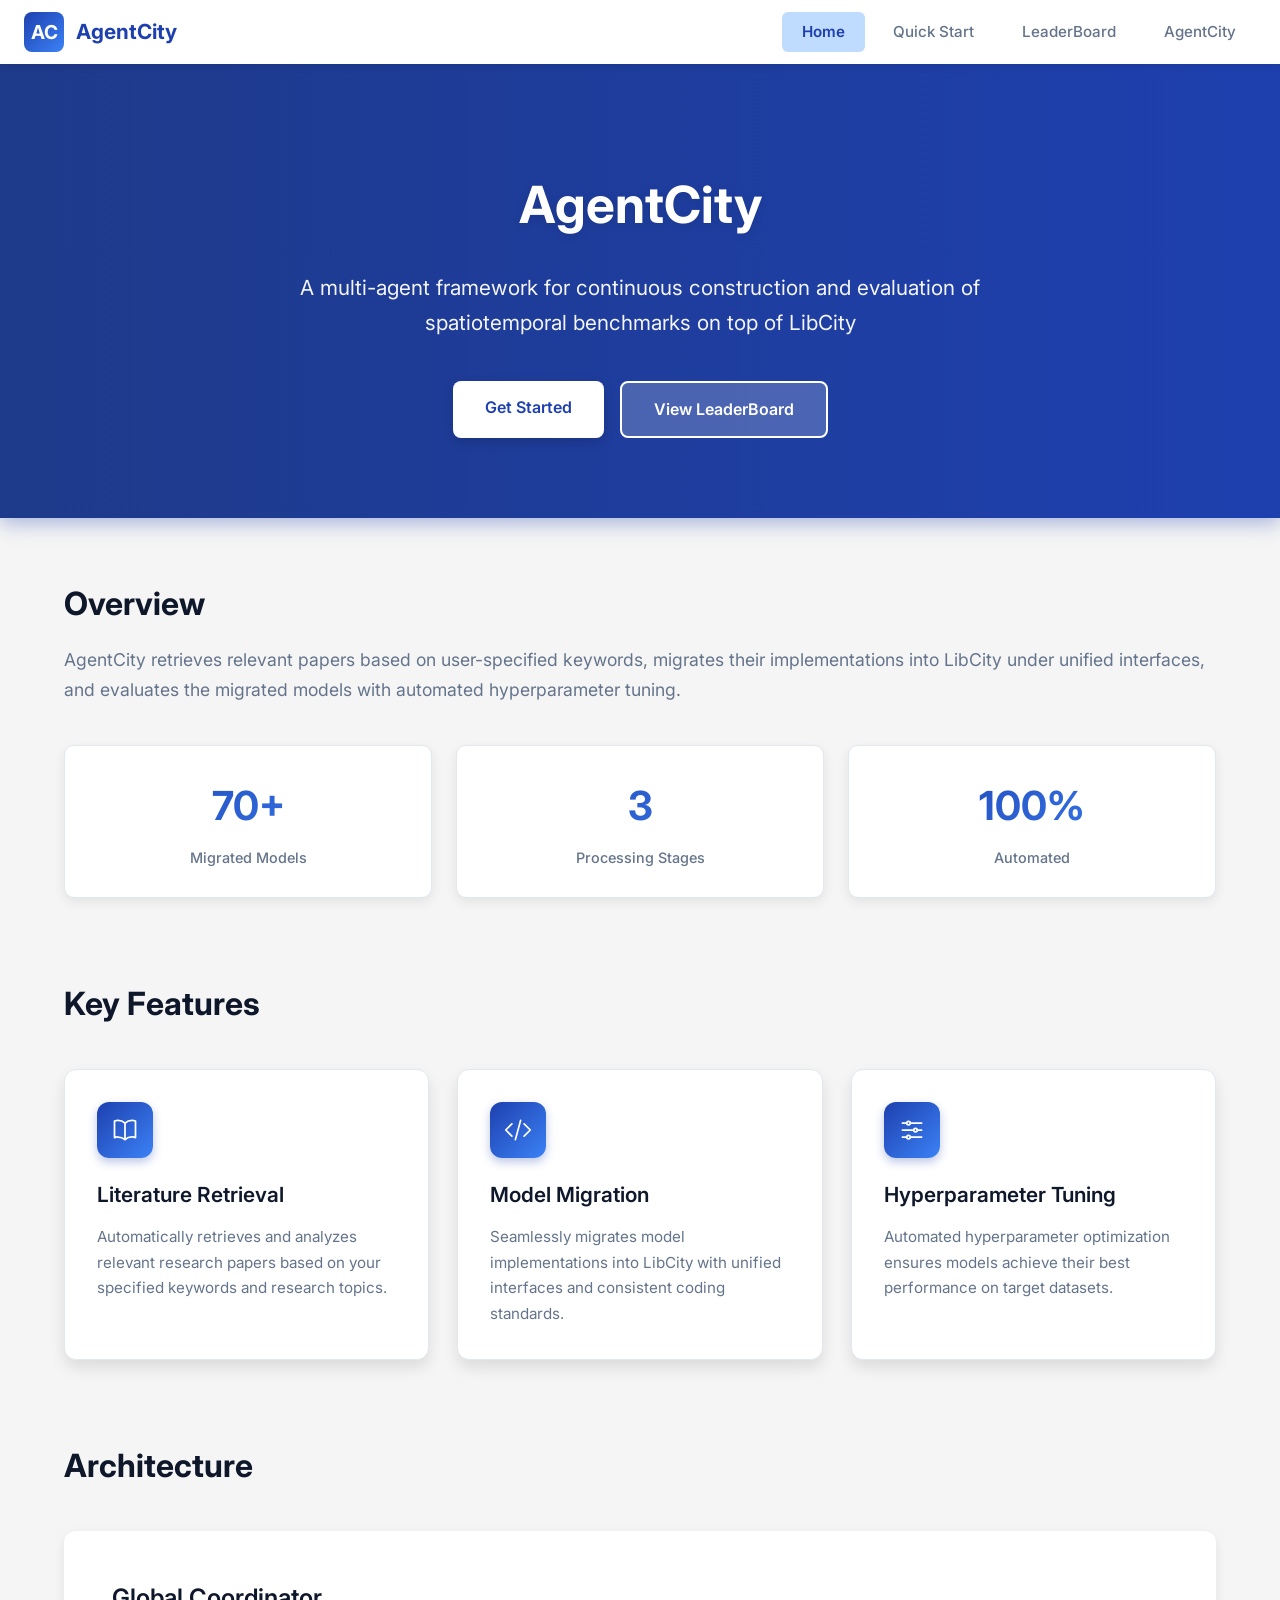
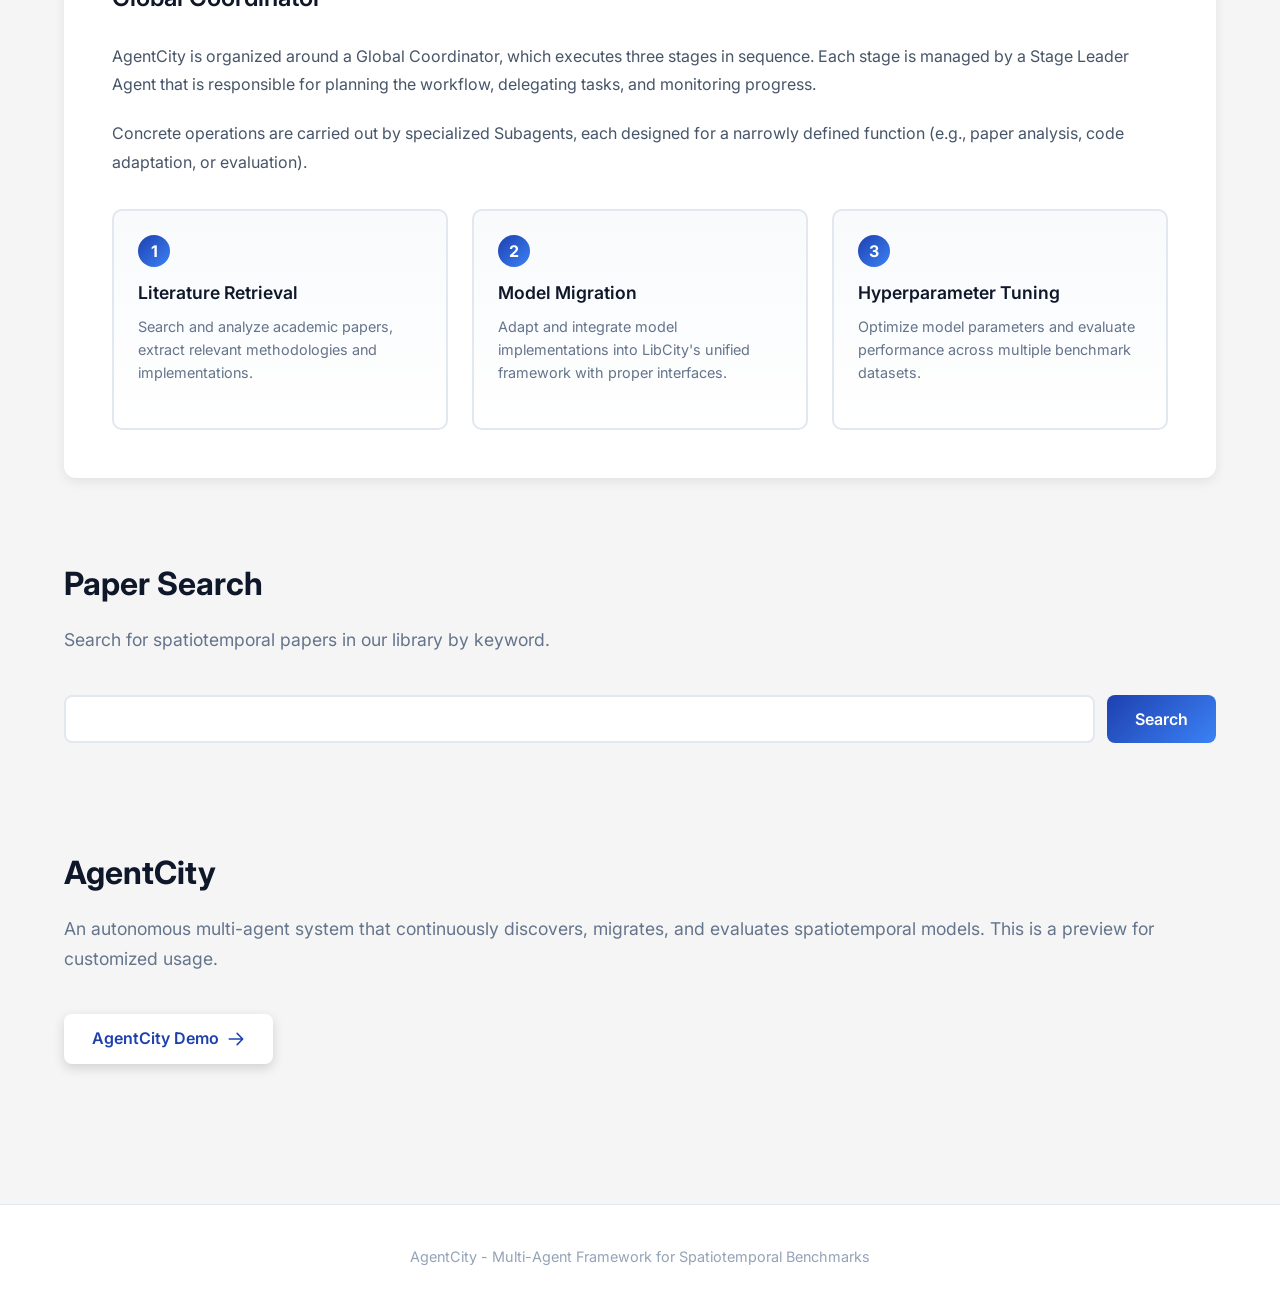
<file: static/index.html>
<!DOCTYPE html>
<html lang="en">
<head>
    <meta charset="UTF-8">
    <meta name="viewport" content="width=device-width, initial-scale=1.0">
    <title>AgentCity - Multi-Agent Framework for Spatiotemporal Benchmarks</title>
    <link href="https://fonts.googleapis.com/css2?family=Inter:wght@400;500;600;700&display=swap" rel="stylesheet">
    <style>
        * {
            margin: 0;
            padding: 0;
            box-sizing: border-box;
        }

        body {
            font-family: 'Inter', 'Microsoft YaHei', Arial, Helvetica, sans-serif;
            background: #f5f5f5;
            color: #1e293b;
            line-height: 1.6;
        }

        /* Navigation */
        .navbar {
            background: #fff;
            box-shadow: 0 2px 8px rgba(0,0,0,0.1);
            padding: 0 24px;
            position: sticky;
            top: 0;
            z-index: 100;
        }

        .navbar-inner {
            max-width: 1400px;
            margin: 0 auto;
            display: flex;
            align-items: center;
            justify-content: space-between;
            height: 64px;
        }

        .logo {
            display: flex;
            align-items: center;
            gap: 12px;
            font-weight: 700;
            font-size: 1.3rem;
            color: #1e40af;
            text-decoration: none;
            transition: all 0.3s;
        }

        .logo:hover {
            opacity: 0.8;
        }

        .logo-icon {
            width: 40px;
            height: 40px;
            background: linear-gradient(135deg, #1e40af, #3b82f6);
            border-radius: 8px;
            display: flex;
            align-items: center;
            justify-content: center;
            color: white;
            font-weight: 700;
            font-size: 1.2rem;
        }

        .nav-links {
            display: flex;
            gap: 8px;
        }

        .nav-link {
            padding: 8px 20px;
            color: #64748b;
            text-decoration: none;
            font-size: 0.95rem;
            font-weight: 500;
            border-radius: 6px;
            transition: all 0.3s;
        }

        .nav-link:hover {
            color: #1e40af;
            background: #dbeafe;
        }

        .nav-link.active {
            color: #1e40af;
            background: #bfdbfe;
            font-weight: 600;
        }

        /* Hero Section */
        .hero {
            background: linear-gradient(90deg, #1e3a8a, #1e40af);
            color: white;
            padding: 100px 24px 80px;
            text-align: center;
            box-shadow: 0 4px 20px rgba(30, 64, 175, 0.4);
        }

        .hero h1 {
            font-size: 3.2rem;
            font-weight: 700;
            margin-bottom: 24px;
            text-shadow: 0 2px 10px rgba(0,0,0,0.1);
        }

        .hero .subtitle {
            font-size: 1.3rem;
            color: rgba(255, 255, 255, 0.95);
            max-width: 800px;
            margin: 0 auto 40px;
            line-height: 1.7;
        }

        .hero-buttons {
            display: flex;
            gap: 16px;
            justify-content: center;
            margin-top: 40px;
        }

        .btn-primary, .btn-secondary {
            padding: 14px 32px;
            border-radius: 8px;
            font-size: 1rem;
            font-weight: 600;
            text-decoration: none;
            transition: all 0.3s;
            display: inline-block;
        }

        .btn-primary {
            background: white;
            color: #1e40af;
            box-shadow: 0 4px 12px rgba(0,0,0,0.15);
        }

        .btn-primary:hover {
            transform: translateY(-2px);
            box-shadow: 0 6px 16px rgba(0,0,0,0.2);
        }

        .btn-secondary {
            background: rgba(255,255,255,0.2);
            color: white;
            border: 2px solid white;
        }

        .btn-secondary:hover {
            background: rgba(255,255,255,0.3);
        }

        /* Main Container */
        .container {
            max-width: 1200px;
            margin: 0 auto;
            padding: 60px 24px;
        }

        .section {
            margin-bottom: 80px;
        }

        .section-title {
            font-size: 2rem;
            font-weight: 700;
            margin-bottom: 16px;
            color: #0f172a;
        }

        .section-subtitle {
            font-size: 1.1rem;
            color: #64748b;
            margin-bottom: 40px;
            line-height: 1.7;
        }

        /* Feature Cards */
        .features-grid {
            display: grid;
            grid-template-columns: repeat(auto-fit, minmax(320px, 1fr));
            gap: 28px;
            margin-top: 40px;
        }

        .feature-card {
            background: white;
            padding: 32px;
            border-radius: 12px;
            box-shadow: 0 8px 15px rgba(0,0,0,0.1);
            transition: all 0.3s;
            border: 1px solid #e2e8f0;
        }

        .feature-card:hover {
            transform: translateY(-4px);
            box-shadow: 0 12px 25px rgba(30, 64, 175, 0.25);
            border-color: #1e40af;
        }

        .feature-icon {
            width: 56px;
            height: 56px;
            background: linear-gradient(135deg, #1e40af, #3b82f6);
            border-radius: 12px;
            display: flex;
            align-items: center;
            justify-content: center;
            margin-bottom: 20px;
            box-shadow: 0 4px 10px rgba(30, 64, 175, 0.3);
        }

        .feature-icon svg {
            width: 28px;
            height: 28px;
            color: white;
        }

        .feature-card h3 {
            font-size: 1.3rem;
            font-weight: 600;
            margin-bottom: 12px;
            color: #0f172a;
        }

        .feature-card p {
            font-size: 0.95rem;
            color: #64748b;
            line-height: 1.7;
        }

        /* Architecture Section */
        .architecture {
            background: white;
            padding: 48px;
            border-radius: 12px;
            box-shadow: 0 4px 12px rgba(0,0,0,0.08);
            margin-top: 40px;
        }

        .architecture h3 {
            font-size: 1.5rem;
            font-weight: 600;
            color: #0f172a;
            margin-bottom: 24px;
        }

        .architecture p {
            font-size: 1rem;
            color: #475569;
            line-height: 1.8;
            margin-bottom: 20px;
        }

        .stages {
            display: grid;
            grid-template-columns: repeat(auto-fit, minmax(280px, 1fr));
            gap: 24px;
            margin-top: 32px;
        }

        .stage {
            background: linear-gradient(to bottom, #f8fafc, #fff);
            padding: 24px;
            border-radius: 10px;
            border: 2px solid #e2e8f0;
            transition: all 0.3s;
        }

        .stage:hover {
            border-color: #1e40af;
            box-shadow: 0 4px 12px rgba(30, 64, 175, 0.2);
        }

        .stage-number {
            display: inline-block;
            width: 32px;
            height: 32px;
            background: linear-gradient(135deg, #1e40af, #3b82f6);
            color: white;
            border-radius: 50%;
            text-align: center;
            line-height: 32px;
            font-weight: 700;
            margin-bottom: 12px;
        }

        .stage h4 {
            font-size: 1.1rem;
            font-weight: 600;
            color: #0f172a;
            margin-bottom: 8px;
        }

        .stage p {
            font-size: 0.9rem;
            color: #64748b;
            line-height: 1.6;
        }

        /* Stats Bar */
        .stats {
            display: grid;
            grid-template-columns: repeat(auto-fit, minmax(200px, 1fr));
            gap: 24px;
            margin-top: 40px;
        }

        .stat-card {
            background: white;
            padding: 28px;
            border-radius: 10px;
            text-align: center;
            box-shadow: 0 4px 12px rgba(0,0,0,0.08);
            border: 1px solid #e2e8f0;
        }

        .stat-value {
            font-size: 2.5rem;
            font-weight: 700;
            background: linear-gradient(135deg, #1e40af, #3b82f6);
            -webkit-background-clip: text;
            -webkit-text-fill-color: transparent;
            background-clip: text;
        }

        .stat-label {
            font-size: 0.9rem;
            color: #64748b;
            margin-top: 8px;
            font-weight: 500;
        }

        /* Footer */
        .footer {
            text-align: center;
            padding: 40px;
            color: #94a3b8;
            font-size: 0.9rem;
            border-top: 1px solid #e2e8f0;
            background: #fff;
        }

        /* Paper Search */
        .search-box {
            display: flex;
            gap: 12px;
            margin-top: 24px;
        }

        .search-input {
            flex: 1;
            padding: 12px 18px;
            border: 2px solid #e2e8f0;
            border-radius: 8px;
            font-size: 1rem;
            font-family: inherit;
            outline: none;
            transition: border-color 0.2s;
        }

        .search-input:focus {
            border-color: #1e40af;
        }

        .search-btn {
            padding: 12px 28px;
            background: linear-gradient(135deg, #1e40af, #3b82f6);
            color: white;
            border: none;
            border-radius: 8px;
            font-size: 1rem;
            font-weight: 600;
            cursor: pointer;
            font-family: inherit;
            transition: all 0.2s;
        }

        .search-btn:hover {
            transform: translateY(-1px);
            box-shadow: 0 4px 12px rgba(30, 64, 175, 0.35);
        }

        .search-results {
            margin-top: 24px;
            display: flex;
            flex-direction: column;
            gap: 12px;
        }

        .paper-item {
            background: white;
            border: 1px solid #e2e8f0;
            border-radius: 10px;
            padding: 18px 24px;
            display: flex;
            align-items: center;
            justify-content: space-between;
            gap: 16px;
            box-shadow: 0 2px 6px rgba(0,0,0,0.05);
            transition: all 0.2s;
        }

        .paper-item:hover {
            border-color: #1e40af;
            box-shadow: 0 4px 12px rgba(30, 64, 175, 0.12);
        }

        .paper-title {
            font-size: 0.95rem;
            font-weight: 500;
            color: #0f172a;
            line-height: 1.5;
        }

        .paper-link {
            flex-shrink: 0;
            padding: 6px 16px;
            background: #eff6ff;
            color: #1e40af;
            border-radius: 6px;
            font-size: 0.85rem;
            font-weight: 600;
            text-decoration: none;
            transition: background 0.2s;
        }

        .paper-link:hover {
            background: #dbeafe;
        }

        .search-empty {
            color: #94a3b8;
            font-size: 0.95rem;
            margin-top: 16px;
        }

        /* Demo Preview Card */
        .demo-card {
            background: white;
            border-radius: 12px;
            box-shadow: 0 4px 12px rgba(0,0,0,0.08);
            border: 1px solid #e2e8f0;
            overflow: hidden;
            margin-top: 40px;
        }

        .demo-preview {
            background: linear-gradient(135deg, #0f172a, #1e3a8a);
            padding: 40px 48px;
            color: white;
        }

        .demo-preview h3 {
            font-size: 1.5rem;
            font-weight: 700;
            margin-bottom: 16px;
        }

        .demo-preview p {
            font-size: 1rem;
            color: rgba(255,255,255,0.85);
            line-height: 1.8;
            margin-bottom: 12px;
        }

        .demo-features {
            display: flex;
            flex-wrap: wrap;
            gap: 10px;
            margin: 20px 0 28px;
        }

        .demo-tag {
            background: rgba(255,255,255,0.15);
            border: 1px solid rgba(255,255,255,0.25);
            color: white;
            padding: 4px 14px;
            border-radius: 20px;
            font-size: 0.85rem;
            font-weight: 500;
        }

        .demo-cta {
            display: inline-flex;
            align-items: center;
            gap: 8px;
            background: white;
            color: #1e40af;
            padding: 12px 28px;
            border-radius: 8px;
            font-weight: 600;
            font-size: 1rem;
            text-decoration: none;
            transition: all 0.3s;
            box-shadow: 0 4px 12px rgba(0,0,0,0.15);
        }

        .demo-cta:hover {
            transform: translateY(-2px);
            box-shadow: 0 6px 16px rgba(0,0,0,0.2);
        }

        .demo-cta svg {
            width: 18px;
            height: 18px;
        }
        @media (max-width: 768px) {
            .hero h1 {
                font-size: 2.2rem;
            }

            .hero .subtitle {
                font-size: 1.1rem;
            }

            .hero-buttons {
                flex-direction: column;
                align-items: center;
            }

            .btn-primary, .btn-secondary {
                width: 100%;
                max-width: 300px;
            }
        }
    </style>
</head>
<body>
    <!-- Navigation -->
    <nav class="navbar">
        <div class="navbar-inner">
            <a href="/" class="logo">
                <div class="logo-icon">AC</div>
                AgentCity
            </a>
            <div class="nav-links">
                <a href="/" class="nav-link active">Home</a>
                <a href="/quickstart" class="nav-link">Quick Start</a>
                <a href="/leaderboard" class="nav-link">LeaderBoard</a>
                <a href="/AgentCity" class="nav-link">AgentCity</a>
            </div>
        </div>
    </nav>

    <!-- Hero Section -->
    <section class="hero">
        <h1>AgentCity</h1>
        <p class="subtitle">
            A multi-agent framework for continuous construction and evaluation of spatiotemporal benchmarks on top of LibCity
        </p>
        <div class="hero-buttons">
            <a href="/quickstart" class="btn-primary">Get Started</a>
            <a href="/leaderboard" class="btn-secondary">View LeaderBoard</a>
        </div>
    </section>

    <!-- Main Content -->
    <main class="container">
        <!-- Overview Section -->
        <section class="section">
            <h2 class="section-title">Overview</h2>
            <p class="section-subtitle">
                AgentCity retrieves relevant papers based on user-specified keywords, migrates their implementations
                into LibCity under unified interfaces, and evaluates the migrated models with automated hyperparameter tuning.
            </p>

            <div class="stats">
                <div class="stat-card">
                    <div class="stat-value">70+</div>
                    <div class="stat-label">Migrated Models</div>
                </div>
                <div class="stat-card">
                    <div class="stat-value">3</div>
                    <div class="stat-label">Processing Stages</div>
                </div>
                <div class="stat-card">
                    <div class="stat-value">100%</div>
                    <div class="stat-label">Automated</div>
                </div>
            </div>
        </section>

        <!-- Features Section -->
        <section class="section">
            <h2 class="section-title">Key Features</h2>
            <div class="features-grid">
                <div class="feature-card">
                    <div class="feature-icon">
                        <svg xmlns="http://www.w3.org/2000/svg" fill="none" viewBox="0 0 24 24" stroke-width="1.5" stroke="currentColor">
                            <path stroke-linecap="round" stroke-linejoin="round" d="M12 6.042A8.967 8.967 0 006 3.75c-1.052 0-2.062.18-3 .512v14.25A8.987 8.987 0 016 18c2.305 0 4.408.867 6 2.292m0-14.25a8.966 8.966 0 016-2.292c1.052 0 2.062.18 3 .512v14.25A8.987 8.987 0 0018 18a8.967 8.967 0 00-6 2.292m0-14.25v14.25" />
                        </svg>
                    </div>
                    <h3>Literature Retrieval</h3>
                    <p>Automatically retrieves and analyzes relevant research papers based on your specified keywords and research topics.</p>
                </div>

                <div class="feature-card">
                    <div class="feature-icon">
                        <svg xmlns="http://www.w3.org/2000/svg" fill="none" viewBox="0 0 24 24" stroke-width="1.5" stroke="currentColor">
                            <path stroke-linecap="round" stroke-linejoin="round" d="M17.25 6.75L22.5 12l-5.25 5.25m-10.5 0L1.5 12l5.25-5.25m7.5-3l-4.5 16.5" />
                        </svg>
                    </div>
                    <h3>Model Migration</h3>
                    <p>Seamlessly migrates model implementations into LibCity with unified interfaces and consistent coding standards.</p>
                </div>

                <div class="feature-card">
                    <div class="feature-icon">
                        <svg xmlns="http://www.w3.org/2000/svg" fill="none" viewBox="0 0 24 24" stroke-width="1.5" stroke="currentColor">
                            <path stroke-linecap="round" stroke-linejoin="round" d="M10.5 6h9.75M10.5 6a1.5 1.5 0 11-3 0m3 0a1.5 1.5 0 10-3 0M3.75 6H7.5m3 12h9.75m-9.75 0a1.5 1.5 0 01-3 0m3 0a1.5 1.5 0 00-3 0m-3.75 0H7.5m9-6h3.75m-3.75 0a1.5 1.5 0 01-3 0m3 0a1.5 1.5 0 00-3 0m-9.75 0h9.75" />
                        </svg>
                    </div>
                    <h3>Hyperparameter Tuning</h3>
                    <p>Automated hyperparameter optimization ensures models achieve their best performance on target datasets.</p>
                </div>
            </div>
        </section>

        <!-- Architecture Section -->
        <section class="section">
            <h2 class="section-title">Architecture</h2>
            <div class="architecture">
                <h3>Global Coordinator</h3>
                <p>
                    AgentCity is organized around a Global Coordinator, which executes three stages in sequence.
                    Each stage is managed by a Stage Leader Agent that is responsible for planning the workflow,
                    delegating tasks, and monitoring progress.
                </p>
                <p>
                    Concrete operations are carried out by specialized Subagents, each designed for a narrowly
                    defined function (e.g., paper analysis, code adaptation, or evaluation).
                </p>

                <div class="stages">
                    <div class="stage">
                        <div class="stage-number">1</div>
                        <h4>Literature Retrieval</h4>
                        <p>Search and analyze academic papers, extract relevant methodologies and implementations.</p>
                    </div>
                    <div class="stage">
                        <div class="stage-number">2</div>
                        <h4>Model Migration</h4>
                        <p>Adapt and integrate model implementations into LibCity's unified framework with proper interfaces.</p>
                    </div>
                    <div class="stage">
                        <div class="stage-number">3</div>
                        <h4>Hyperparameter Tuning</h4>
                        <p>Optimize model parameters and evaluate performance across multiple benchmark datasets.</p>
                    </div>
                </div>
            </div>
        </section>


        <!-- Paper Search Section -->
        <section class="section">
            <h2 class="section-title">Paper Search</h2>
            <p class="section-subtitle">Search for spatiotemporal papers in our library by keyword.</p>
            <div class="search-box">
                <input type="text" id="paper-search-input" class="search-input" placeholder="" />
                <button class="search-btn" onclick="searchPapers()">Search</button>
            </div>
            <div class="search-results" id="search-results"></div>
        </section>

        <!-- AgentCity Demo Section -->
        <section class="section">
            <h2 class="section-title">AgentCity</h2>
            <p class="section-subtitle">
                An autonomous multi-agent system that continuously discovers, migrates, and evaluates spatiotemporal models. This is a preview for customized usage.
            </p>
            <a href="/AgentCity/" class="demo-cta">
                AgentCity Demo
                <svg xmlns="http://www.w3.org/2000/svg" fill="none" viewBox="0 0 24 24" stroke-width="2" stroke="currentColor">
                    <path stroke-linecap="round" stroke-linejoin="round" d="M13.5 4.5L21 12m0 0l-7.5 7.5M21 12H3" />
                </svg>
            </a>
        </section>
    </main>

    <!-- Footer -->
    <footer class="footer">
        <p>AgentCity - Multi-Agent Framework for Spatiotemporal Benchmarks</p>
    </footer>
    <script>
        async function searchPapers() {
            const q = document.getElementById('paper-search-input').value.trim();
            const container = document.getElementById('search-results');
            if (!q) return;
            container.innerHTML = '<p class="search-empty">Searching...</p>';
            const resp = await fetch('/api/paper_search?q=' + encodeURIComponent(q));
            const results = await resp.json();
            if (results.length === 0) {
                container.innerHTML = '<p class="search-empty">No matching papers found.</p>';
                return;
            }
            container.innerHTML = results.map(p => `
                <div class="paper-item">
                    <span class="paper-title">${p.title}</span>
                    <a href="${p.pdf_link}" target="_blank" class="paper-link">PDF</a>
                </div>
            `).join('');
        }

        document.addEventListener('DOMContentLoaded', () => {
            document.getElementById('paper-search-input').addEventListener('keydown', e => {
                if (e.key === 'Enter') searchPapers();
            });
        });
    </script>
</body>
</html>
</file>
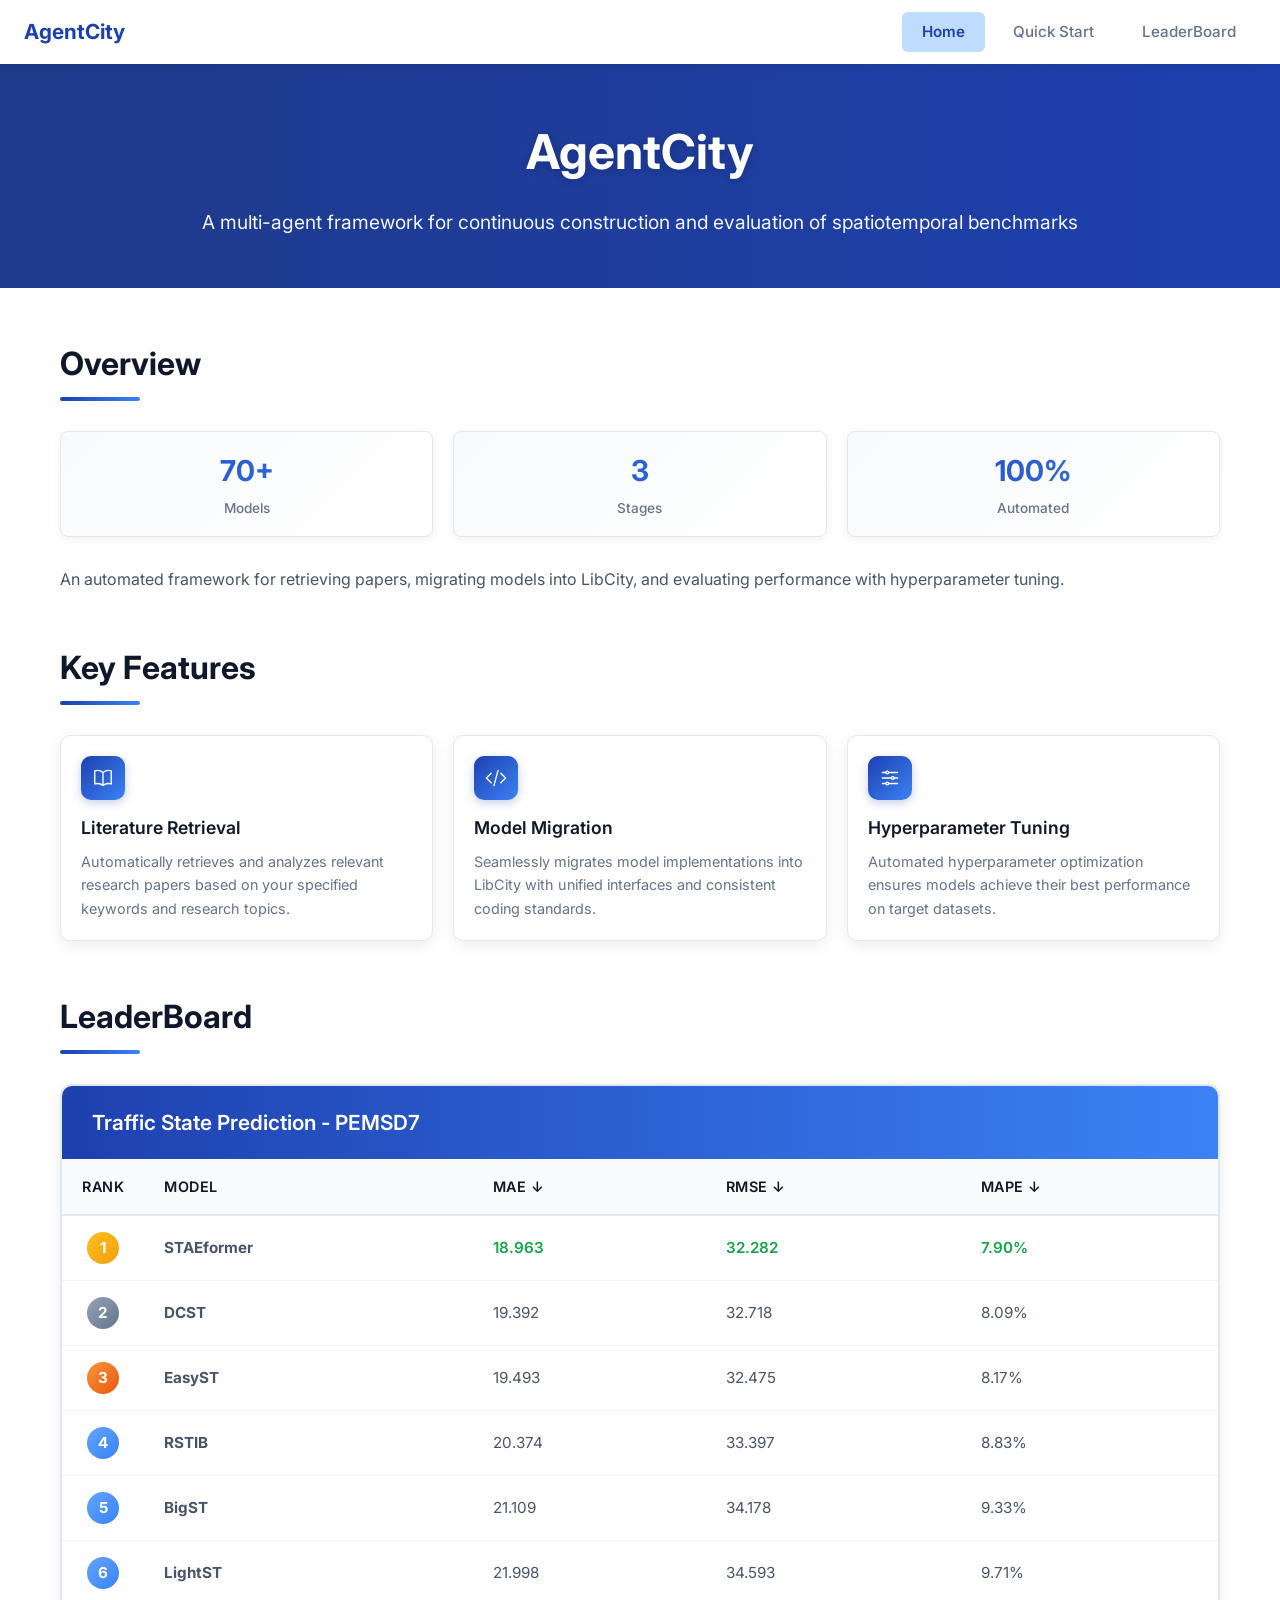
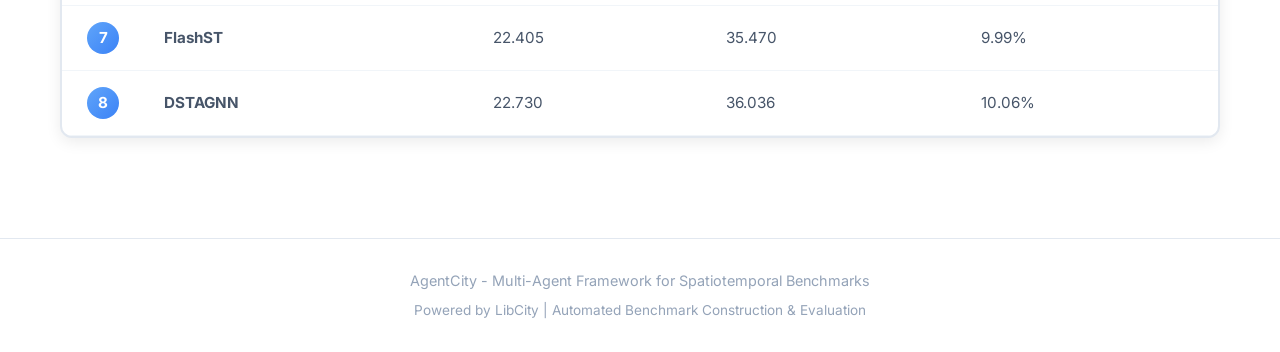
<file: showcase.html>
<!DOCTYPE html>
<html lang="en">
<head>
    <meta charset="UTF-8">
    <meta name="viewport" content="width=device-width, initial-scale=1.0">
    <title>AgentCity - Showcase</title>
    <link href="https://fonts.googleapis.com/css2?family=Inter:wght@400;500;600;700&display=swap" rel="stylesheet">
    <style>
        * {
            margin: 0;
            padding: 0;
            box-sizing: border-box;
        }

        body {
            font-family: 'Inter', 'Microsoft YaHei', Arial, Helvetica, sans-serif;
            background: #f5f5f5;
            color: #1e293b;
            line-height: 1.6;
        }

        /* Navigation */
        .navbar {
            background: #fff;
            box-shadow: 0 2px 8px rgba(0,0,0,0.1);
            padding: 0 24px;
            position: sticky;
            top: 0;
            z-index: 100;
        }

        .navbar-inner {
            max-width: 1400px;
            margin: 0 auto;
            display: flex;
            align-items: center;
            justify-content: space-between;
            height: 64px;
        }

        .logo {
            display: flex;
            align-items: center;
            gap: 12px;
            font-weight: 700;
            font-size: 1.3rem;
            color: #1e40af;
            text-decoration: none;
            transition: all 0.3s;
        }

        .logo:hover {
            opacity: 0.8;
        }

        .logo-icon {
            width: 40px;
            height: 40px;
            background: linear-gradient(135deg, #1e40af, #3b82f6);
            border-radius: 8px;
            display: flex;
            align-items: center;
            justify-content: center;
            color: white;
            font-weight: 700;
            font-size: 1.2rem;
        }

        .nav-links {
            display: flex;
            gap: 8px;
        }

        .nav-link {
            padding: 8px 20px;
            color: #64748b;
            text-decoration: none;
            font-size: 0.95rem;
            font-weight: 500;
            border-radius: 6px;
            transition: all 0.3s;
        }

        .nav-link:hover {
            color: #1e40af;
            background: #dbeafe;
        }

        .nav-link.active {
            color: #1e40af;
            background: #bfdbfe;
            font-weight: 600;
        }

        .container {
            max-width: 1400px;
            margin: 0 auto;
            background: white;
            overflow: hidden;
        }

        /* Header */
        .header {
            background: linear-gradient(90deg, #1e3a8a, #1e40af);
            color: white;
            padding: 50px 60px;
            text-align: center;
        }

        .header h1 {
            font-size: 3rem;
            font-weight: 700;
            margin-bottom: 16px;
            text-shadow: 0 2px 10px rgba(0,0,0,0.2);
        }

        .header .subtitle {
            font-size: 1.2rem;
            color: rgba(255, 255, 255, 0.95);
            line-height: 1.6;
        }

        /* Content */
        .content {
            padding: 50px 60px;
        }

        /* Section */
        .section {
            margin-bottom: 50px;
        }

        .section-title {
            font-size: 2rem;
            font-weight: 700;
            margin-bottom: 30px;
            color: #0f172a;
            position: relative;
            padding-bottom: 12px;
        }

        .section-title::after {
            content: '';
            position: absolute;
            bottom: 0;
            left: 0;
            width: 80px;
            height: 4px;
            background: linear-gradient(90deg, #1e40af, #3b82f6);
            border-radius: 2px;
        }

        /* Stats */
        .stats {
            display: grid;
            grid-template-columns: repeat(3, 1fr);
            gap: 20px;
            margin-bottom: 30px;
        }

        .stat-card {
            background: linear-gradient(135deg, #f8fafc, #fff);
            padding: 16px 20px;
            border-radius: 8px;
            text-align: center;
            box-shadow: 0 2px 10px rgba(0,0,0,0.06);
            border: 1px solid #e2e8f0;
            transition: all 0.3s;
        }

        .stat-card:hover {
            transform: translateY(-3px);
            box-shadow: 0 6px 20px rgba(30, 64, 175, 0.15);
            border-color: #1e40af;
        }

        .stat-value {
            font-size: 1.8rem;
            font-weight: 700;
            background: linear-gradient(135deg, #1e40af, #3b82f6);
            -webkit-background-clip: text;
            -webkit-text-fill-color: transparent;
            background-clip: text;
            margin-bottom: 4px;
        }

        .stat-label {
            font-size: 0.85rem;
            color: #64748b;
            font-weight: 500;
        }

        /* Features Grid */
        .features-grid {
            display: grid;
            grid-template-columns: repeat(3, 1fr);
            gap: 20px;
            margin-bottom: 40px;
        }

        .feature-card {
            background: white;
            padding: 20px;
            border-radius: 10px;
            box-shadow: 0 4px 15px rgba(0,0,0,0.08);
            border: 1px solid #e2e8f0;
            transition: all 0.3s;
        }

        .feature-card:hover {
            transform: translateY(-3px);
            box-shadow: 0 8px 25px rgba(30, 64, 175, 0.2);
            border-color: #1e40af;
        }

        .feature-icon {
            width: 44px;
            height: 44px;
            background: linear-gradient(135deg, #1e40af, #3b82f6);
            border-radius: 10px;
            display: flex;
            align-items: center;
            justify-content: center;
            margin-bottom: 14px;
            box-shadow: 0 3px 10px rgba(30, 64, 175, 0.25);
        }

        .feature-icon svg {
            width: 22px;
            height: 22px;
            color: white;
        }

        .feature-card h3 {
            font-size: 1.1rem;
            font-weight: 600;
            margin-bottom: 8px;
            color: #0f172a;
        }

        .feature-card p {
            font-size: 0.9rem;
            color: #64748b;
            line-height: 1.6;
        }

        /* LeaderBoard Table */
        .leaderboard-container {
            background: white;
            border-radius: 12px;
            overflow: hidden;
            box-shadow: 0 4px 15px rgba(0,0,0,0.08);
            border: 2px solid #e2e8f0;
        }

        .dataset-header {
            background: linear-gradient(90deg, #1e40af, #3b82f6);
            color: white;
            padding: 20px 30px;
            font-size: 1.3rem;
            font-weight: 600;
        }

        .table-wrapper {
            overflow-x: auto;
        }

        table {
            width: 100%;
            border-collapse: collapse;
        }

        thead {
            background: #f8fafc;
        }

        th {
            padding: 16px 20px;
            text-align: left;
            font-weight: 600;
            color: #0f172a;
            font-size: 0.9rem;
            text-transform: uppercase;
            letter-spacing: 0.5px;
            border-bottom: 2px solid #e2e8f0;
        }

        th:first-child {
            width: 50px;
            text-align: center;
        }

        td {
            padding: 16px 20px;
            border-bottom: 1px solid #f1f5f9;
            color: #475569;
            font-size: 0.95rem;
        }

        td:first-child {
            text-align: center;
            font-weight: 600;
            color: #1e40af;
        }

        tr:hover {
            background: #f8fafc;
        }

        .rank-badge {
            display: inline-block;
            width: 32px;
            height: 32px;
            border-radius: 50%;
            text-align: center;
            line-height: 32px;
            font-weight: 700;
            color: white;
        }

        .rank-1 { background: linear-gradient(135deg, #fbbf24, #f59e0b); }
        .rank-2 { background: linear-gradient(135deg, #94a3b8, #64748b); }
        .rank-3 { background: linear-gradient(135deg, #fb923c, #ea580c); }
        .rank-other { background: linear-gradient(135deg, #60a5fa, #3b82f6); }

        .best-score {
            font-weight: 600;
            color: #16a34a;
        }

        /* Footer Note */
        .footer-note {
            text-align: center;
            padding: 30px;
            color: #94a3b8;
            font-size: 0.9rem;
            border-top: 1px solid #e2e8f0;
        }
    </style>
</head>
<body>
    <!-- Navigation -->
    <nav class="navbar">
        <div class="navbar-inner">
            <a href="/" class="logo">
                AgentCity
            </a>
            <div class="nav-links">
                <a href="/" class="nav-link active">Home</a>
                <a href="/quickstart" class="nav-link">Quick Start</a>
                <a href="/leaderboard" class="nav-link">LeaderBoard</a>
            </div>
        </div>
    </nav>

    <div class="container">
        <!-- Header -->
        <div class="header">
            <h1>AgentCity</h1>
            <p class="subtitle">A multi-agent framework for continuous construction and evaluation of spatiotemporal benchmarks</p>
        </div>

        <!-- Content -->
        <div class="content">
            <!-- Overview Section -->
            <section class="section">
                <h2 class="section-title">Overview</h2>
                <div class="stats">
                    <div class="stat-card">
                        <div class="stat-value">70+</div>
                        <div class="stat-label">Models</div>
                    </div>
                    <div class="stat-card">
                        <div class="stat-value">3</div>
                        <div class="stat-label">Stages</div>
                    </div>
                    <div class="stat-card">
                        <div class="stat-value">100%</div>
                        <div class="stat-label">Automated</div>
                    </div>
                </div>
                <p style="font-size: 1rem; color: #475569; line-height: 1.6; text-align: justify;">
                    An automated framework for retrieving papers, migrating models into LibCity, and evaluating performance with hyperparameter tuning.
                </p>
            </section>

            <!-- Key Features Section -->
            <section class="section">
                <h2 class="section-title">Key Features</h2>
                <div class="features-grid">
                    <div class="feature-card">
                        <div class="feature-icon">
                            <svg xmlns="http://www.w3.org/2000/svg" fill="none" viewBox="0 0 24 24" stroke-width="1.5" stroke="currentColor">
                                <path stroke-linecap="round" stroke-linejoin="round" d="M12 6.042A8.967 8.967 0 006 3.75c-1.052 0-2.062.18-3 .512v14.25A8.987 8.987 0 016 18c2.305 0 4.408.867 6 2.292m0-14.25a8.966 8.966 0 016-2.292c1.052 0 2.062.18 3 .512v14.25A8.987 8.987 0 0018 18a8.967 8.967 0 00-6 2.292m0-14.25v14.25" />
                            </svg>
                        </div>
                        <h3>Literature Retrieval</h3>
                        <p>Automatically retrieves and analyzes relevant research papers based on your specified keywords and research topics.</p>
                    </div>

                    <div class="feature-card">
                        <div class="feature-icon">
                            <svg xmlns="http://www.w3.org/2000/svg" fill="none" viewBox="0 0 24 24" stroke-width="1.5" stroke="currentColor">
                                <path stroke-linecap="round" stroke-linejoin="round" d="M17.25 6.75L22.5 12l-5.25 5.25m-10.5 0L1.5 12l5.25-5.25m7.5-3l-4.5 16.5" />
                            </svg>
                        </div>
                        <h3>Model Migration</h3>
                        <p>Seamlessly migrates model implementations into LibCity with unified interfaces and consistent coding standards.</p>
                    </div>

                    <div class="feature-card">
                        <div class="feature-icon">
                            <svg xmlns="http://www.w3.org/2000/svg" fill="none" viewBox="0 0 24 24" stroke-width="1.5" stroke="currentColor">
                                <path stroke-linecap="round" stroke-linejoin="round" d="M10.5 6h9.75M10.5 6a1.5 1.5 0 11-3 0m3 0a1.5 1.5 0 10-3 0M3.75 6H7.5m3 12h9.75m-9.75 0a1.5 1.5 0 01-3 0m3 0a1.5 1.5 0 00-3 0m-3.75 0H7.5m9-6h3.75m-3.75 0a1.5 1.5 0 01-3 0m3 0a1.5 1.5 0 00-3 0m-9.75 0h9.75" />
                            </svg>
                        </div>
                        <h3>Hyperparameter Tuning</h3>
                        <p>Automated hyperparameter optimization ensures models achieve their best performance on target datasets.</p>
                    </div>
                </div>
            </section>

            <!-- LeaderBoard Section -->
            <section class="section">
                <h2 class="section-title">LeaderBoard</h2>
                <div class="leaderboard-container">
                    <div class="dataset-header">
                        Traffic State Prediction - PEMSD7
                    </div>
                    <div class="table-wrapper">
                        <table>
                            <thead>
                                <tr>
                                    <th>Rank</th>
                                    <th>Model</th>
                                    <th>MAE ↓</th>
                                    <th>RMSE ↓</th>
                                    <th>MAPE ↓</th>
                                </tr>
                            </thead>
                            <tbody>
                                <tr>
                                    <td><span class="rank-badge rank-1">1</span></td>
                                    <td><strong>STAEformer</strong></td>
                                    <td class="best-score">18.963</td>
                                    <td class="best-score">32.282</td>
                                    <td class="best-score">7.90%</td>
                                </tr>
                                <tr>
                                    <td><span class="rank-badge rank-2">2</span></td>
                                    <td><strong>DCST</strong></td>
                                    <td>19.392</td>
                                    <td>32.718</td>
                                    <td>8.09%</td>
                                </tr>
                                <tr>
                                    <td><span class="rank-badge rank-3">3</span></td>
                                    <td><strong>EasyST</strong></td>
                                    <td>19.493</td>
                                    <td>32.475</td>
                                    <td>8.17%</td>
                                </tr>
                                <tr>
                                    <td><span class="rank-badge rank-other">4</span></td>
                                    <td><strong>RSTIB</strong></td>
                                    <td>20.374</td>
                                    <td>33.397</td>
                                    <td>8.83%</td>
                                </tr>
                                <tr>
                                    <td><span class="rank-badge rank-other">5</span></td>
                                    <td><strong>BigST</strong></td>
                                    <td>21.109</td>
                                    <td>34.178</td>
                                    <td>9.33%</td>
                                </tr>
                                <tr>
                                    <td><span class="rank-badge rank-other">6</span></td>
                                    <td><strong>LightST</strong></td>
                                    <td>21.998</td>
                                    <td>34.593</td>
                                    <td>9.71%</td>
                                </tr>
                                <tr>
                                    <td><span class="rank-badge rank-other">7</span></td>
                                    <td><strong>FlashST</strong></td>
                                    <td>22.405</td>
                                    <td>35.470</td>
                                    <td>9.99%</td>
                                </tr>
                                <tr>
                                    <td><span class="rank-badge rank-other">8</span></td>
                                    <td><strong>DSTAGNN</strong></td>
                                    <td>22.730</td>
                                    <td>36.036</td>
                                    <td>10.06%</td>
                                </tr>
                            </tbody>
                        </table>
                    </div>
                </div>
            </section>
        </div>

        <!-- Footer -->
        <div class="footer-note">
            <p>AgentCity - Multi-Agent Framework for Spatiotemporal Benchmarks</p>
            <p style="margin-top: 8px; font-size: 0.85rem;">Powered by LibCity | Automated Benchmark Construction & Evaluation</p>
        </div>
    </div>
</body>
</html>
</file>
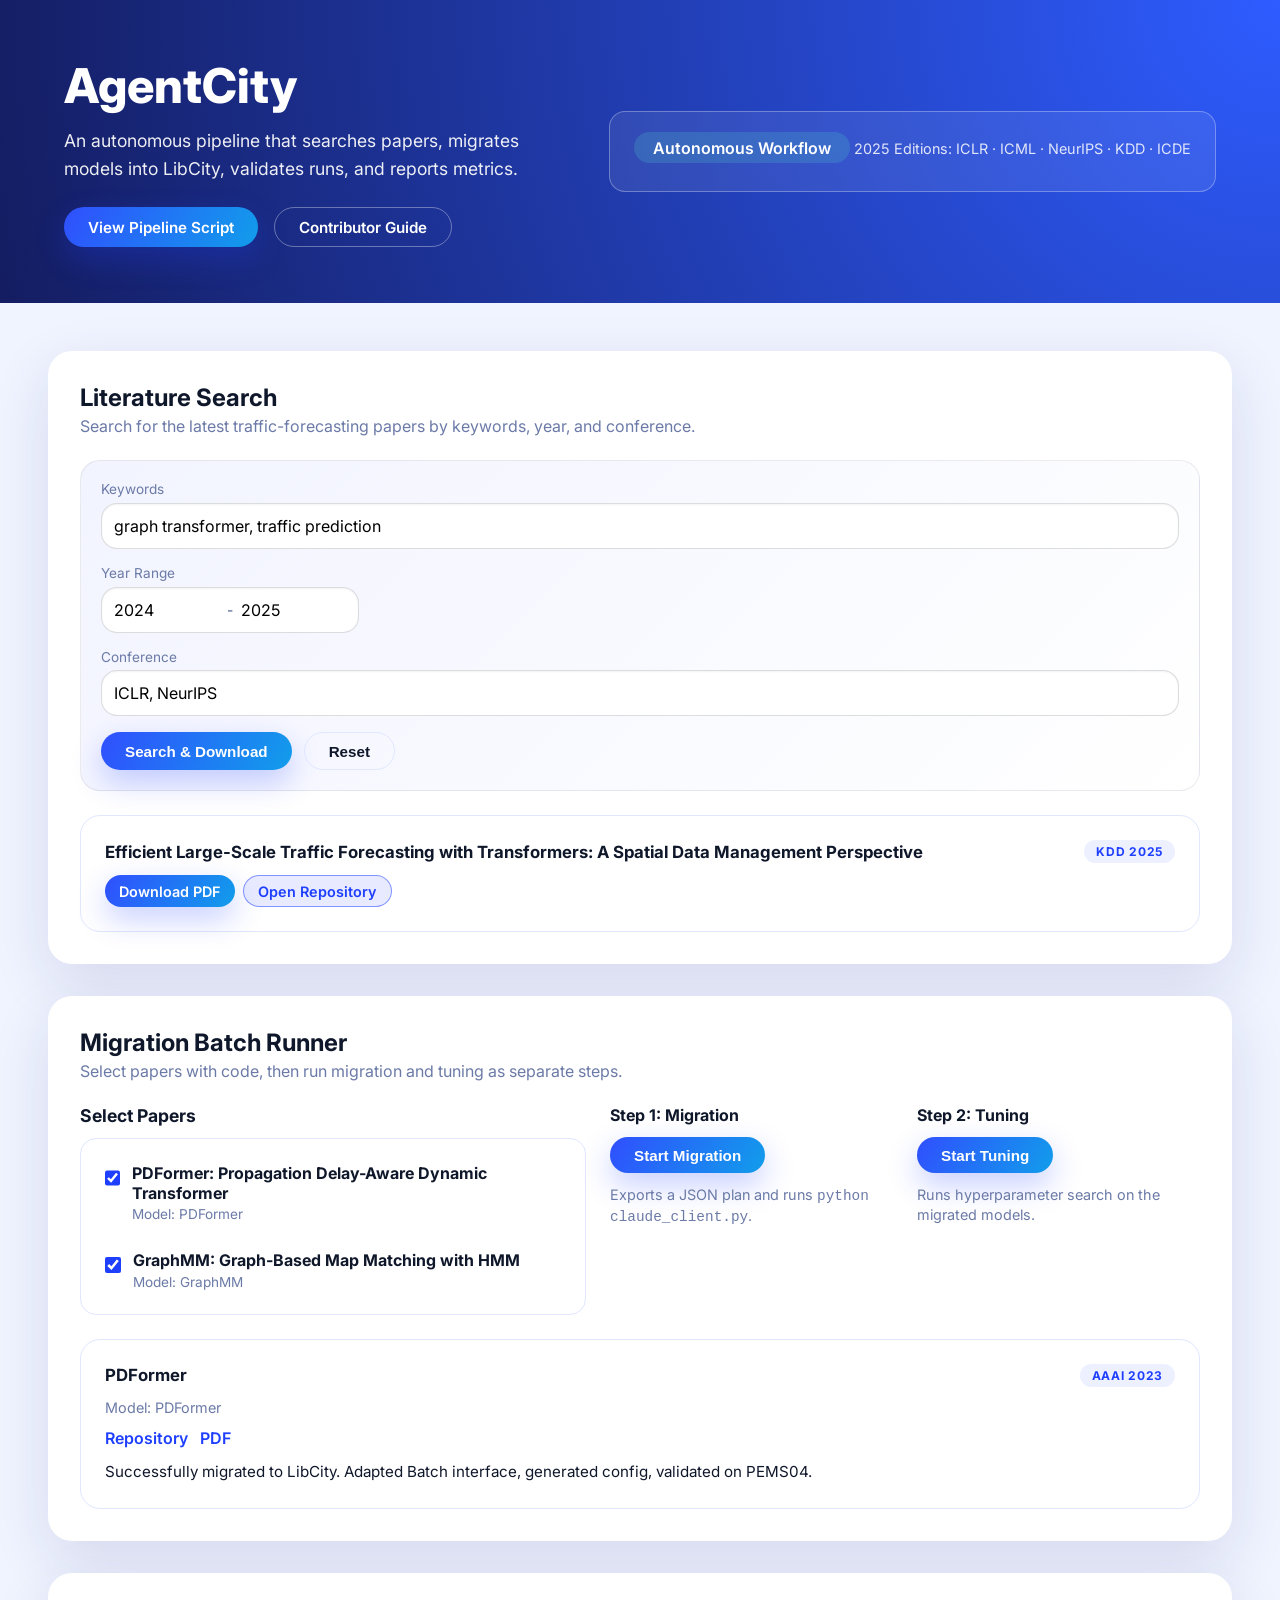
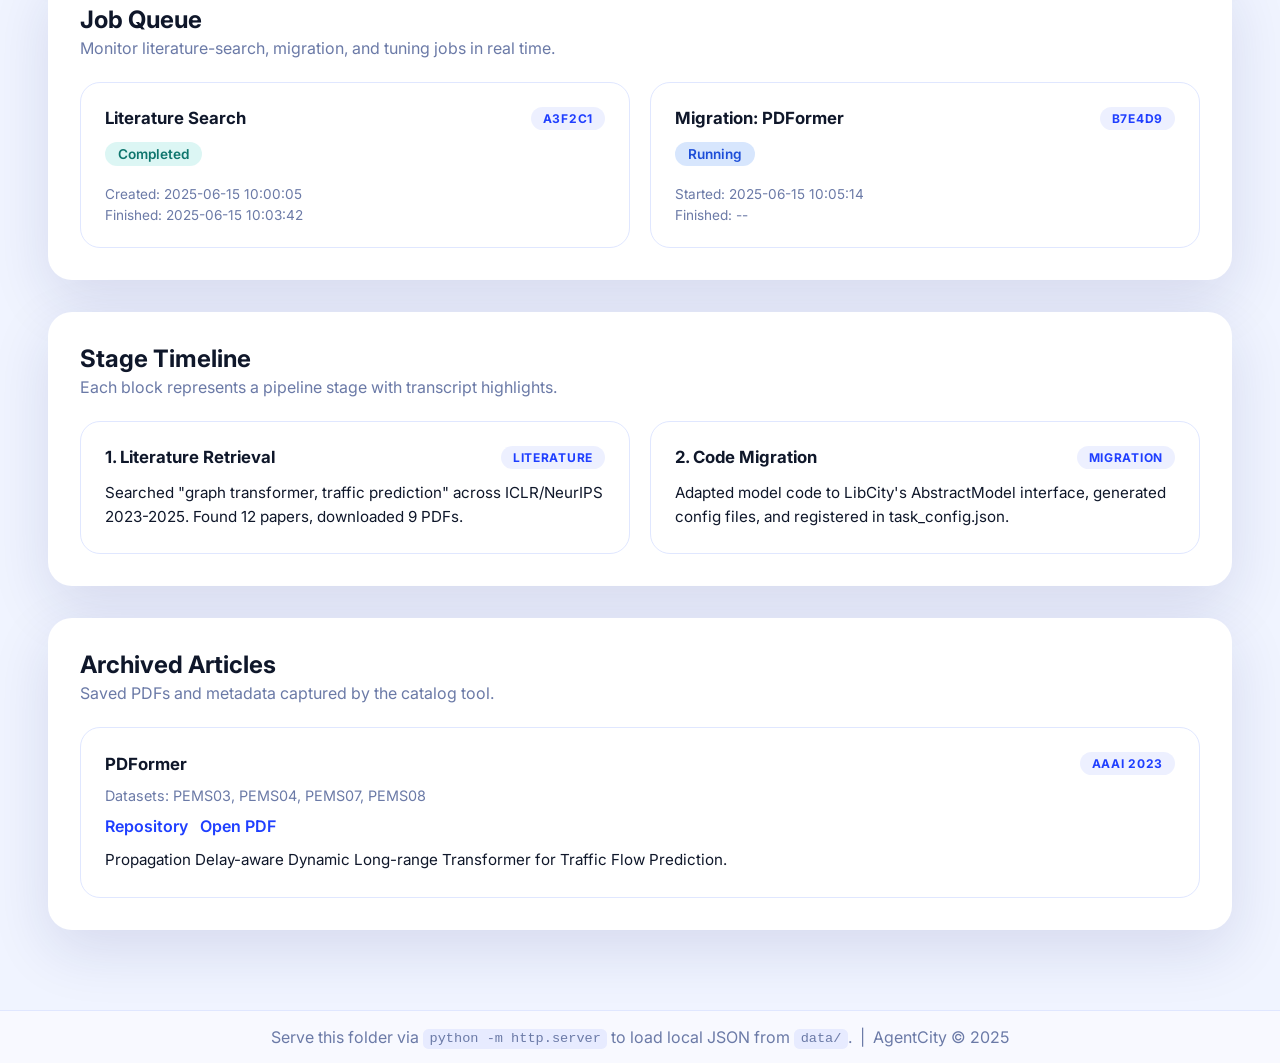
<file: AgentCity/showcase.html>
<!DOCTYPE html>
<html lang="en">
  <head>
    <meta charset="UTF-8" />
    <meta name="viewport" content="width=device-width, initial-scale=1.0" />
    <title>AgentCity Showcase — LibCity Agent Dashboard</title>
    <style>
      @import url('https://fonts.googleapis.com/css2?family=Inter:wght@400;500;600;700;800&display=swap');

      :root {
        --background: #f0f4ff;
        --card: #ffffff;
        --primary: #1f3fff;
        --accent: #4fd1c5;
        --text: #0f172a;
        --muted: #6b7aa7;
        --border: #e0e7ff;
        font-family: "Inter", "Segoe UI", system-ui, -apple-system, BlinkMacSystemFont, sans-serif;
      }

      * { box-sizing: border-box; margin: 0; padding: 0; }

      body {
        background: var(--background);
        color: var(--text);
        min-height: 100vh;
        display: flex;
        flex-direction: column;
      }

      /* ── Hero Header ── */
      header.hero {
        background: radial-gradient(circle at top right, #2e5cff, #141d61);
        color: #fff;
        padding: 3.5rem clamp(1rem, 5vw, 5rem);
        display: flex;
        flex-wrap: wrap;
        gap: 2rem;
        align-items: center;
        position: relative;
      }
      .hero__content { flex: 1 1 320px; }
      .hero__content h1 { margin: 0 0 .75rem; font-size: clamp(2rem, 4vw, 3rem); font-weight: 800; }
      .hero__content p { font-size: 1.1rem; max-width: 540px; line-height: 1.6; opacity: .92; }
      .hero__cta { margin-top: 1.5rem; display: flex; gap: 1rem; flex-wrap: wrap; }
      .hero__badge {
        flex: 0 0 auto;
        background: rgba(255,255,255,0.08);
        border: 1px solid rgba(255,255,255,0.3);
        border-radius: 1rem;
        padding: 1.25rem 1.5rem;
        text-align: center;
      }
      .hero__badge .badge {
        background: rgba(79,209,197,0.2);
        border-radius: 999px;
        padding: .35rem 1.2rem;
        display: inline-block;
        margin-bottom: .5rem;
        font-weight: 600;
      }
      .hero__badge .subtext { font-size: .9rem; color: rgba(255,255,255,0.85); }

      /* ── Buttons ── */
      .btn {
        display: inline-flex; align-items: center; justify-content: center; gap: .35rem;
        text-decoration: none;
        background-image: linear-gradient(120deg, #304ffe, #0ea5e9, #34d399);
        background-size: 220% 220%;
        color: #fff;
        padding: .6rem 1.5rem;
        border-radius: 999px;
        font-weight: 600;
        border: none;
        box-shadow: 0 12px 30px rgba(31,63,255,0.25);
        cursor: pointer;
        transition: transform 150ms ease, box-shadow 150ms ease, background-position 600ms ease;
        animation: gradientShift 12s ease-in-out infinite;
        font-size: .95rem;
      }
      .btn:hover { transform: translateY(-2px); box-shadow: 0 18px 35px rgba(31,63,255,0.28); background-position: 100% 50%; }
      .btn--secondary {
        background-color: rgba(31,63,255,0.1) !important;
        background-image: none !important;
        color: var(--primary) !important;
        border: 1px solid rgba(31,63,255,0.5) !important;
        box-shadow: none; animation: none;
      }
      .hero .btn--secondary {
        color: #fff !important;
        background-color: transparent !important;
        border-color: rgba(255,255,255,0.35) !important;
      }
      .btn--ghost {
        background: transparent; color: var(--text);
        border: 1px solid var(--border); box-shadow: none; animation: none;
      }
      .btn--ghost:hover { background: rgba(31,63,255,0.05); }
      .btn--inline { padding: .4rem .9rem; font-size: .9rem; }

      @keyframes gradientShift {
        0% { background-position: 0% 50%; }
        50% { background-position: 50% 100%; }
        100% { background-position: 100% 50%; }
      }

      /* ── Main ── */
      main { padding: clamp(1.25rem, 4vw, 3rem); flex: 1 0 auto; }

      .panel {
        background: var(--card);
        border-radius: 1.5rem;
        padding: 2rem;
        margin-bottom: 2rem;
        box-shadow: 0 20px 60px rgba(23,33,114,0.12);
      }
      .panel__header { margin-bottom: 1.5rem; }
      .panel__header h2 { margin: 0; font-size: 1.5rem; }
      .panel__header p { margin: .25rem 0 0; color: var(--muted); }

      .grid {
        display: grid;
        grid-template-columns: repeat(auto-fit, minmax(280px, 1fr));
        gap: 1.25rem;
      }

      .card {
        border: 1px solid var(--border);
        border-radius: 1.25rem;
        padding: 1.5rem;
        background: #fff;
        display: flex; flex-direction: column; gap: .75rem;
        transition: transform 150ms ease, box-shadow 150ms ease;
      }
      .card:hover { transform: translateY(-4px); box-shadow: 0 12px 30px rgba(15,23,42,0.12); }
      .card h3 { margin: 0; display: flex; justify-content: space-between; align-items: center; gap: .5rem; font-size: 1.05rem; }
      .card__meta { color: var(--muted); font-size: .9rem; }
      .card__summary { font-size: .95rem; line-height: 1.6; }
      .card__actions { display: flex; flex-wrap: wrap; gap: .5rem; }

      .tag {
        font-size: .75rem; text-transform: uppercase; letter-spacing: .06em;
        color: var(--primary); background: rgba(31,63,255,0.08);
        border-radius: 999px; padding: .25rem .75rem; white-space: nowrap;
      }

      .article-link { color: var(--primary); text-decoration: none; font-weight: 600; }
      .article-link:hover { text-decoration: underline; }
      .link-row { display: flex; gap: .75rem; flex-wrap: wrap; }

      /* ── Search Form ── */
      .search-form {
        display: flex; flex-direction: column; gap: 1rem; margin-bottom: 1.5rem;
        border: 1px solid rgba(17,24,39,0.08); border-radius: 1.25rem; padding: 1.25rem;
        background: linear-gradient(135deg, rgba(31,63,255,0.06), rgba(255,255,255,0.9));
      }
      .search-grid { display: grid; grid-template-columns: repeat(auto-fit, minmax(220px, 1fr)); gap: 1rem; }
      .search-field { display: flex; flex-direction: column; gap: .35rem; font-size: .85rem; color: var(--muted); }
      .search-field--full { grid-column: 1 / -1; }
      .search-input {
        display: flex; align-items: center; gap: .5rem;
        border: 1px solid rgba(17,24,39,0.15); border-radius: 1rem; padding: .35rem .75rem;
        background: #fff; box-shadow: inset 0 1px 2px rgba(15,23,42,0.05);
      }
      .search-input input {
        border: none; background: transparent; flex: 1; font-size: 1rem; padding: .4rem 0; outline: none;
        font-family: inherit;
      }
      .year-range-input { max-width: 280px; }
      .year-separator { color: var(--muted); font-weight: 600; }
      .search-actions { display: flex; flex-wrap: wrap; gap: .75rem; }

      /* ── Migration Controls ── */
      .migration-controls { display: flex; flex-wrap: wrap; gap: 1.5rem; margin-bottom: 1.5rem; }
      .selection-block { flex: 2 1 340px; }
      .action-block { flex: 1 1 200px; display: flex; flex-direction: column; gap: .75rem; align-items: flex-start; }
      .helper-text { color: var(--muted); font-size: .9rem; margin: 0; line-height: 1.4; }
      .selection-list {
        border: 1px solid var(--border); border-radius: 1rem; padding: 1rem;
        display: flex; flex-direction: column; gap: .75rem; max-height: 320px; overflow-y: auto;
      }
      .selection-item {
        display: flex; gap: .75rem; align-items: flex-start; padding: .5rem;
        border-radius: .75rem; transition: background .2s;
      }
      .selection-item:hover { background: rgba(31,63,255,0.05); }
      .selection-item input[type="checkbox"] { margin-top: .4rem; accent-color: var(--primary); width: 16px; height: 16px; }
      .selection-item span { display: flex; flex-direction: column; gap: .2rem; }
      .selection-item small { color: var(--muted); font-size: .85rem; }

      /* ── Status Pills ── */
      .status-pill {
        border-radius: 999px; padding: .25rem .8rem; font-size: .85rem; font-weight: 600;
        display: inline-block;
      }
      .status-pill.success { background: rgba(79,209,197,0.2); color: #0f766e; }
      .status-pill.error { background: rgba(255,99,132,0.2); color: #991b1b; }
      .status-pill.info { background: rgba(59,130,246,0.2); color: #1d4ed8; }

      /* ── Job Card ── */
      .job-card .job-status { align-self: flex-start; margin-bottom: .5rem; }
      .job-times { display: flex; flex-direction: column; gap: .3rem; font-size: .85rem; color: var(--muted); }

      /* ── Stage transcript details ── */
      details { font-size: .9rem; }
      details summary {
        cursor: pointer; color: var(--primary); font-weight: 600; padding: .25rem 0;
      }
      details ul { margin: .5rem 0 0 1.2rem; color: var(--muted); line-height: 1.6; }

      /* ── Footer ── */
      footer {
        padding: 1rem clamp(1rem, 4vw, 3rem); text-align: center;
        color: var(--muted); border-top: 1px solid var(--border); background: #f8f9ff;
      }
      footer code { background: rgba(31,63,255,0.08); padding: .15rem .4rem; border-radius: .35rem; font-size: .85rem; }
    </style>
  </head>
  <body>
    <!-- ═══════════ HERO ═══════════ -->
    <header class="hero">
      <div class="hero__content">
        <h1>AgentCity</h1>
        <p>
          An autonomous pipeline that searches papers, migrates models
          into LibCity, validates runs, and reports metrics.
        </p>
        <div class="hero__cta">
          <a class="btn" href="#">View Pipeline Script</a>
          <a class="btn btn--secondary" href="#">Contributor Guide</a>
        </div>
      </div>
      <div class="hero__badge">
        <span class="badge">Autonomous Workflow</span>
        <span class="subtext">2025 Editions: ICLR · ICML · NeurIPS · KDD · ICDE</span>
      </div>
    </header>

    <main>
      <!-- ═══════════ SEARCH PANEL ═══════════ -->
      <section class="panel" id="search-panel">
        <div class="panel__header">
          <h2>Literature Search</h2>
          <p>Search for the latest traffic-forecasting papers by keywords, year, and conference.</p>
        </div>
        <form class="search-form" onsubmit="return false">
          <div class="search-grid">
            <label class="search-field search-field--full">
              <span>Keywords</span>
              <div class="search-input">
                <input type="text" value="graph transformer, traffic prediction" autocomplete="off" />
              </div>
            </label>
            <label class="search-field">
              <span>Year Range</span>
              <div class="search-input year-range-input">
                <input type="number" value="2024" style="width:80px" />
                <span class="year-separator">-</span>
                <input type="number" value="2025" style="width:80px" />
              </div>
            </label>
            <label class="search-field search-field--full">
              <span>Conference</span>
              <div class="search-input">
                <input type="text" value="ICLR, NeurIPS" autocomplete="off" />
              </div>
            </label>
          </div>
          <div class="search-actions">
            <button type="button" class="btn">Search &amp; Download</button>
            <button type="button" class="btn btn--ghost">Reset</button>
          </div>
        </form>
        <div class="grid">
          <article class="card">
            <h3>
              <span>Efficient Large-Scale Traffic Forecasting with Transformers: A Spatial Data Management Perspective</span>
              <span class="tag">KDD 2025</span>
            </h3>
            <div class="card__actions">
              <a class="btn btn--inline" href="#">Download PDF</a>
              <a class="btn btn--inline btn--secondary" href="#">Open Repository</a>
            </div>
          </article>
        </div>
      </section>

      <!-- ═══════════ MIGRATION PANEL ═══════════ -->
      <section class="panel" id="migration-panel">
        <div class="panel__header">
          <h2>Migration Batch Runner</h2>
          <p>Select papers with code, then run migration and tuning as separate steps.</p>
        </div>
        <div class="migration-controls">
          <div class="selection-block">
            <h3 style="font-size:1.1rem;margin-bottom:.75rem;">Select Papers</h3>
            <div class="selection-list">
              <label class="selection-item">
                <input type="checkbox" checked />
                <span>
                  <strong>PDFormer: Propagation Delay-Aware Dynamic Transformer</strong>
                  <small>Model: PDFormer</small>
                </span>
              </label>
              <label class="selection-item">
                <input type="checkbox" checked />
                <span>
                  <strong>GraphMM: Graph-Based Map Matching with HMM</strong>
                  <small>Model: GraphMM</small>
                </span>
              </label>
            </div>
          </div>
          <div class="action-block">
            <h4>Step 1: Migration</h4>
            <button type="button" class="btn">Start Migration</button>
            <p class="helper-text">Exports a JSON plan and runs <code>python claude_client.py</code>.</p>
          </div>
          <div class="action-block">
            <h4>Step 2: Tuning</h4>
            <button type="button" class="btn">Start Tuning</button>
            <p class="helper-text">Runs hyperparameter search on the migrated models.</p>
          </div>
        </div>
        <div class="grid">
          <article class="card">
            <h3>
              <span>PDFormer</span>
              <span class="tag">AAAI 2023</span>
            </h3>
            <p class="card__meta">Model: PDFormer</p>
            <div class="link-row">
              <a class="article-link" href="#">Repository</a>
              <a class="article-link" href="#">PDF</a>
            </div>
            <p class="card__summary">Successfully migrated to LibCity. Adapted Batch interface, generated config, validated on PEMS04.</p>
          </article>
        </div>
      </section>

      <!-- ═══════════ JOB QUEUE ═══════════ -->
      <section class="panel" id="job-panel">
        <div class="panel__header">
          <h2>Job Queue</h2>
          <p>Monitor literature-search, migration, and tuning jobs in real time.</p>
        </div>
        <div class="grid">
          <article class="card job-card">
            <h3>
              <span>Literature Search</span>
              <span class="tag">a3f2c1</span>
            </h3>
            <span class="status-pill success job-status">Completed</span>
            <div class="job-times">
              <span>Created: 2025-06-15 10:00:05</span>
              <span>Finished: 2025-06-15 10:03:42</span>
            </div>
          </article>
          <article class="card job-card">
            <h3>
              <span>Migration: PDFormer</span>
              <span class="tag">b7e4d9</span>
            </h3>
            <span class="status-pill info job-status">Running</span>
            <div class="job-times">
              <span>Started: 2025-06-15 10:05:14</span>
              <span>Finished: --</span>
            </div>
          </article>
        </div>
      </section>

      <!-- ═══════════ STAGE TIMELINE ═══════════ -->
      <section class="panel" id="stage-panel">
        <div class="panel__header">
          <h2>Stage Timeline</h2>
          <p>Each block represents a pipeline stage with transcript highlights.</p>
        </div>
        <div class="grid">
          <article class="card">
            <h3>
              <span>1. Literature Retrieval</span>
              <span class="tag">literature</span>
            </h3>
            <p class="card__summary">Searched "graph transformer, traffic prediction" across ICLR/NeurIPS 2023-2025. Found 12 papers, downloaded 9 PDFs.</p>
          </article>
          <article class="card">
            <h3>
              <span>2. Code Migration</span>
              <span class="tag">migration</span>
            </h3>
            <p class="card__summary">Adapted model code to LibCity's AbstractModel interface, generated config files, and registered in task_config.json.</p>
          </article>
        </div>
      </section>

      <!-- ═══════════ ARCHIVED ARTICLES ═══════════ -->
      <section class="panel" id="article-panel">
        <div class="panel__header">
          <h2>Archived Articles</h2>
          <p>Saved PDFs and metadata captured by the catalog tool.</p>
        </div>
        <div class="grid">
          <article class="card">
            <h3>
              <span>PDFormer</span>
              <span class="tag">AAAI 2023</span>
            </h3>
            <p class="card__meta">Datasets: PEMS03, PEMS04, PEMS07, PEMS08</p>
            <div class="link-row">
              <a class="article-link" href="#">Repository</a>
              <a class="article-link" href="#">Open PDF</a>
            </div>
            <p class="card__summary">Propagation Delay-aware Dynamic Long-range Transformer for Traffic Flow Prediction.</p>
          </article>
        </div>
      </section>
    </main>

    <footer>
      <p>
        Serve this folder via <code>python -m http.server</code> to load local JSON from <code>data/</code>.
        &nbsp;|&nbsp; AgentCity &copy; 2025
      </p>
    </footer>
  </body>
</html>
</file>
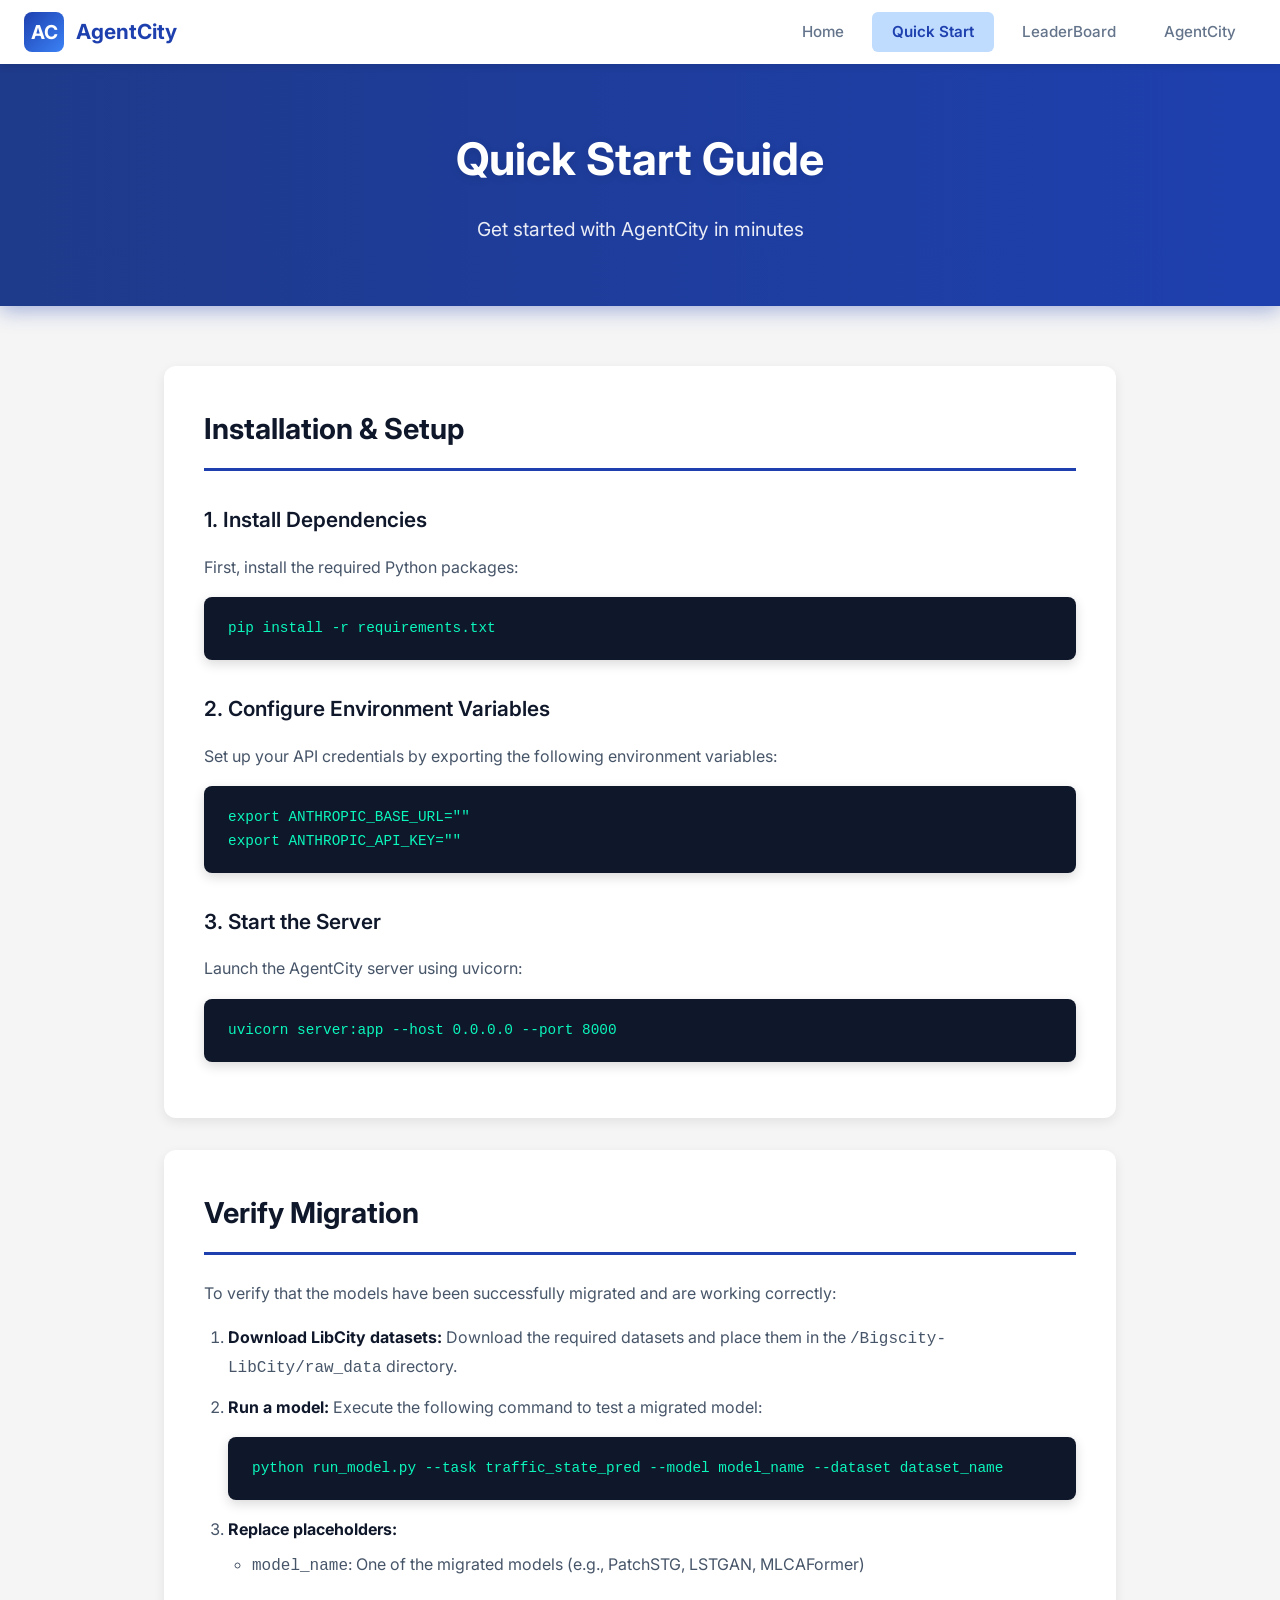
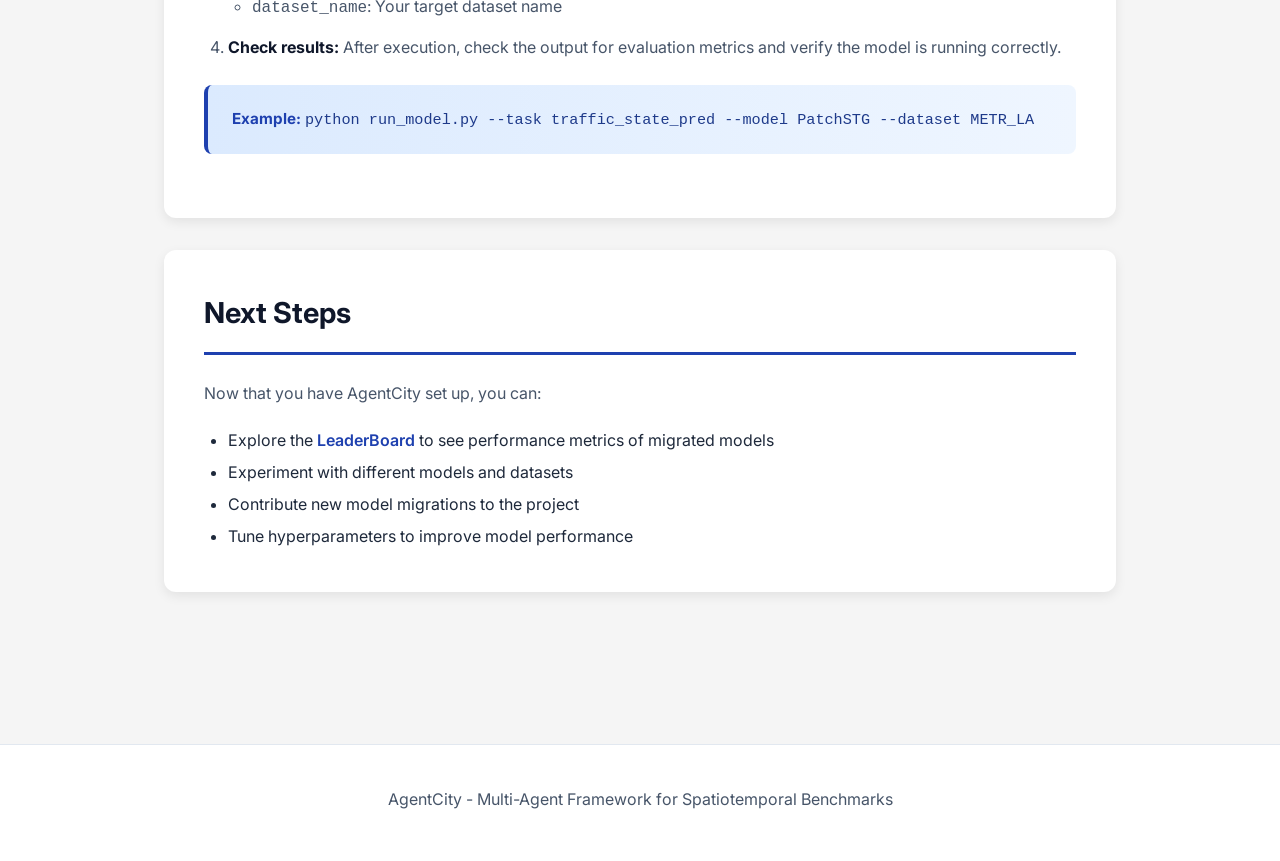
<file: static/quickstart.html>
<!DOCTYPE html>
<html lang="en">
<head>
    <meta charset="UTF-8">
    <meta name="viewport" content="width=device-width, initial-scale=1.0">
    <title>Quick Start - AgentCity</title>
    <link href="https://fonts.googleapis.com/css2?family=Inter:wght@400;500;600;700&display=swap" rel="stylesheet">
    <style>
        * {
            margin: 0;
            padding: 0;
            box-sizing: border-box;
        }

        body {
            font-family: 'Inter', 'Microsoft YaHei', Arial, Helvetica, sans-serif;
            background: #f5f5f5;
            color: #1e293b;
            line-height: 1.6;
        }

        /* Navigation */
        .navbar {
            background: #fff;
            box-shadow: 0 2px 8px rgba(0,0,0,0.1);
            padding: 0 24px;
            position: sticky;
            top: 0;
            z-index: 100;
        }

        .navbar-inner {
            max-width: 1400px;
            margin: 0 auto;
            display: flex;
            align-items: center;
            justify-content: space-between;
            height: 64px;
        }

        .logo {
            display: flex;
            align-items: center;
            gap: 12px;
            font-weight: 700;
            font-size: 1.3rem;
            color: #1e40af;
            text-decoration: none;
            transition: all 0.3s;
        }

        .logo:hover {
            opacity: 0.8;
        }

        .logo-icon {
            width: 40px;
            height: 40px;
            background: linear-gradient(135deg, #1e40af, #3b82f6);
            border-radius: 8px;
            display: flex;
            align-items: center;
            justify-content: center;
            color: white;
            font-weight: 700;
            font-size: 1.2rem;
        }

        .nav-links {
            display: flex;
            gap: 8px;
        }

        .nav-link {
            padding: 8px 20px;
            color: #64748b;
            text-decoration: none;
            font-size: 0.95rem;
            font-weight: 500;
            border-radius: 6px;
            transition: all 0.3s;
        }

        .nav-link:hover {
            color: #1e40af;
            background: #dbeafe;
        }

        .nav-link.active {
            color: #1e40af;
            background: #bfdbfe;
            font-weight: 600;
        }

        /* Hero Section */
        .hero {
            background: linear-gradient(90deg, #1e3a8a, #1e40af);
            color: white;
            padding: 60px 24px;
            text-align: center;
            box-shadow: 0 4px 20px rgba(30, 64, 175, 0.4);
        }

        .hero h1 {
            font-size: 2.8rem;
            font-weight: 700;
            margin-bottom: 16px;
            text-shadow: 0 2px 10px rgba(0,0,0,0.1);
        }

        .hero p {
            font-size: 1.2rem;
            color: rgba(255, 255, 255, 0.9);
            max-width: 700px;
            margin: 0 auto;
        }

        /* Main Container */
        .container {
            max-width: 1000px;
            margin: 0 auto;
            padding: 60px 24px;
        }

        .section {
            background: white;
            padding: 40px;
            border-radius: 12px;
            box-shadow: 0 4px 12px rgba(0,0,0,0.08);
            margin-bottom: 32px;
        }

        .section-title {
            font-size: 1.8rem;
            font-weight: 700;
            margin-bottom: 24px;
            color: #0f172a;
            padding-bottom: 16px;
            border-bottom: 3px solid #1e40af;
        }

        .subsection-title {
            font-size: 1.3rem;
            font-weight: 600;
            margin: 32px 0 16px;
            color: #0f172a;
        }

        /* Code Blocks */
        .code-block {
            background: #0f172a;
            color: #e2e8f0;
            padding: 20px 24px;
            border-radius: 8px;
            margin: 16px 0;
            overflow-x: auto;
            font-family: 'Monaco', 'Menlo', monospace;
            font-size: 0.9rem;
            line-height: 1.6;
            box-shadow: 0 4px 12px rgba(0,0,0,0.15);
        }

        .code-block code {
            color: #0bf7bc;
        }

        /* Info Box */
        .info-box {
            background: linear-gradient(to right, #dbeafe, #eff6ff);
            border-left: 4px solid #1e40af;
            padding: 20px 24px;
            border-radius: 8px;
            margin: 24px 0;
        }

        .info-box p {
            color: #1e3a8a;
            font-size: 0.95rem;
            margin: 0;
        }

        .info-box strong {
            color: #1e40af;
        }

        /* Steps */
        ol {
            margin-left: 24px;
            margin-top: 16px;
        }

        ol li {
            margin-bottom: 12px;
            color: #475569;
            font-size: 1rem;
            line-height: 1.7;
        }

        ol li strong {
            color: #0f172a;
        }

        p {
            color: #475569;
            font-size: 1rem;
            line-height: 1.8;
            margin-bottom: 16px;
        }

        /* Footer */
        .footer {
            text-align: center;
            padding: 40px;
            color: #94a3b8;
            font-size: 0.9rem;
            border-top: 1px solid #e2e8f0;
            background: #fff;
            margin-top: 60px;
        }

        /* Responsive */
        @media (max-width: 768px) {
            .hero h1 {
                font-size: 2rem;
            }

            .hero p {
                font-size: 1rem;
            }

            .section {
                padding: 24px;
            }
        }
    </style>
</head>
<body>
    <!-- Navigation -->
    <nav class="navbar">
        <div class="navbar-inner">
            <a href="/" class="logo">
                <div class="logo-icon">AC</div>
                AgentCity
            </a>
            <div class="nav-links">
                <a href="/" class="nav-link">Home</a>
                <a href="/quickstart" class="nav-link active">Quick Start</a>
                <a href="/leaderboard" class="nav-link">LeaderBoard</a>
                <a href="/AgentCity" class="nav-link">AgentCity</a>
            </div>
        </div>
    </nav>

    <!-- Hero Section -->
    <section class="hero">
        <h1>Quick Start Guide</h1>
        <p>Get started with AgentCity in minutes</p>
    </section>

    <!-- Main Content -->
    <main class="container">
        <!-- Installation Section -->
        <section class="section">
            <h2 class="section-title">Installation & Setup</h2>

            <h3 class="subsection-title">1. Install Dependencies</h3>
            <p>First, install the required Python packages:</p>
            <div class="code-block">
                <code>pip install -r requirements.txt</code>
            </div>

            <h3 class="subsection-title">2. Configure Environment Variables</h3>
            <p>Set up your API credentials by exporting the following environment variables:</p>
            <div class="code-block">
                <code>export ANTHROPIC_BASE_URL=""</code><br>
                <code>export ANTHROPIC_API_KEY=""</code>
            </div>

            <h3 class="subsection-title">3. Start the Server</h3>
            <p>Launch the AgentCity server using uvicorn:</p>
            <div class="code-block">
                <code>uvicorn server:app --host 0.0.0.0 --port 8000</code>
            </div>
        </section>

        <!-- Verification Section -->
        <section class="section">
            <h2 class="section-title">Verify Migration</h2>
            <p>To verify that the models have been successfully migrated and are working correctly:</p>

            <ol>
                <li><strong>Download LibCity datasets:</strong> Download the required datasets and place them in the <code>/Bigscity-LibCity/raw_data</code> directory.</li>

                <li><strong>Run a model:</strong> Execute the following command to test a migrated model:
                    <div class="code-block">
                        <code>python run_model.py --task traffic_state_pred --model model_name --dataset dataset_name</code>
                    </div>
                </li>

                <li><strong>Replace placeholders:</strong>
                    <ul style="margin-left: 24px; margin-top: 8px;">
                        <li><code>model_name</code>: One of the migrated models (e.g., PatchSTG, LSTGAN, MLCAFormer)</li>
                        <li><code>dataset_name</code>: Your target dataset name</li>
                    </ul>
                </li>

                <li><strong>Check results:</strong> After execution, check the output for evaluation metrics and verify the model is running correctly.</li>
            </ol>

            <div class="info-box">
                <p><strong>Example:</strong> <code>python run_model.py --task traffic_state_pred --model PatchSTG --dataset METR_LA</code></p>
            </div>
        </section>

        <!-- Next Steps Section -->
        <section class="section">
            <h2 class="section-title">Next Steps</h2>
            <p>Now that you have AgentCity set up, you can:</p>
            <ul style="margin-left: 24px; margin-top: 16px; line-height: 2;">
                <li>Explore the <a href="/leaderboard" style="color: #1e40af; text-decoration: none; font-weight: 600;">LeaderBoard</a> to see performance metrics of migrated models</li>
                <li>Experiment with different models and datasets</li>
                <li>Contribute new model migrations to the project</li>
                <li>Tune hyperparameters to improve model performance</li>
            </ul>
        </section>
    </main>

    <!-- Footer -->
    <footer class="footer">
        <p>AgentCity - Multi-Agent Framework for Spatiotemporal Benchmarks</p>
    </footer>
</body>
</html>
</file>
